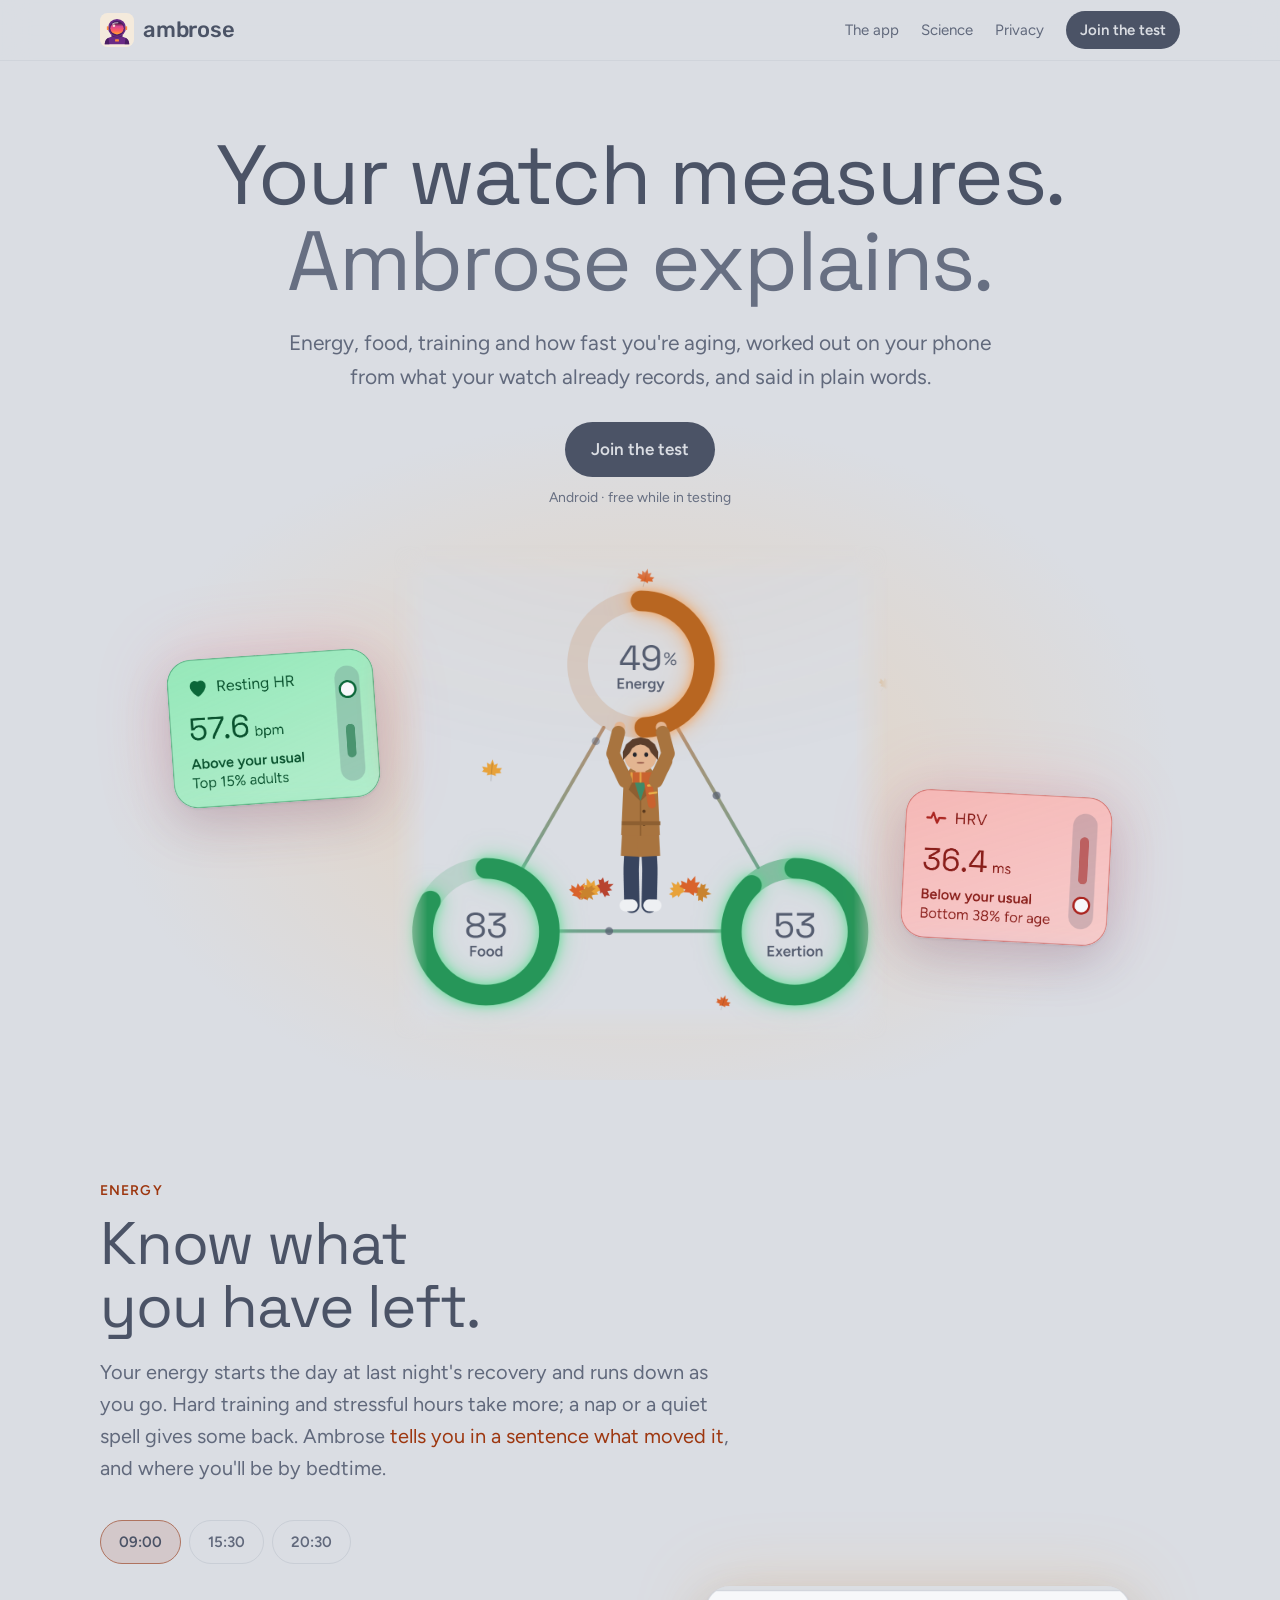
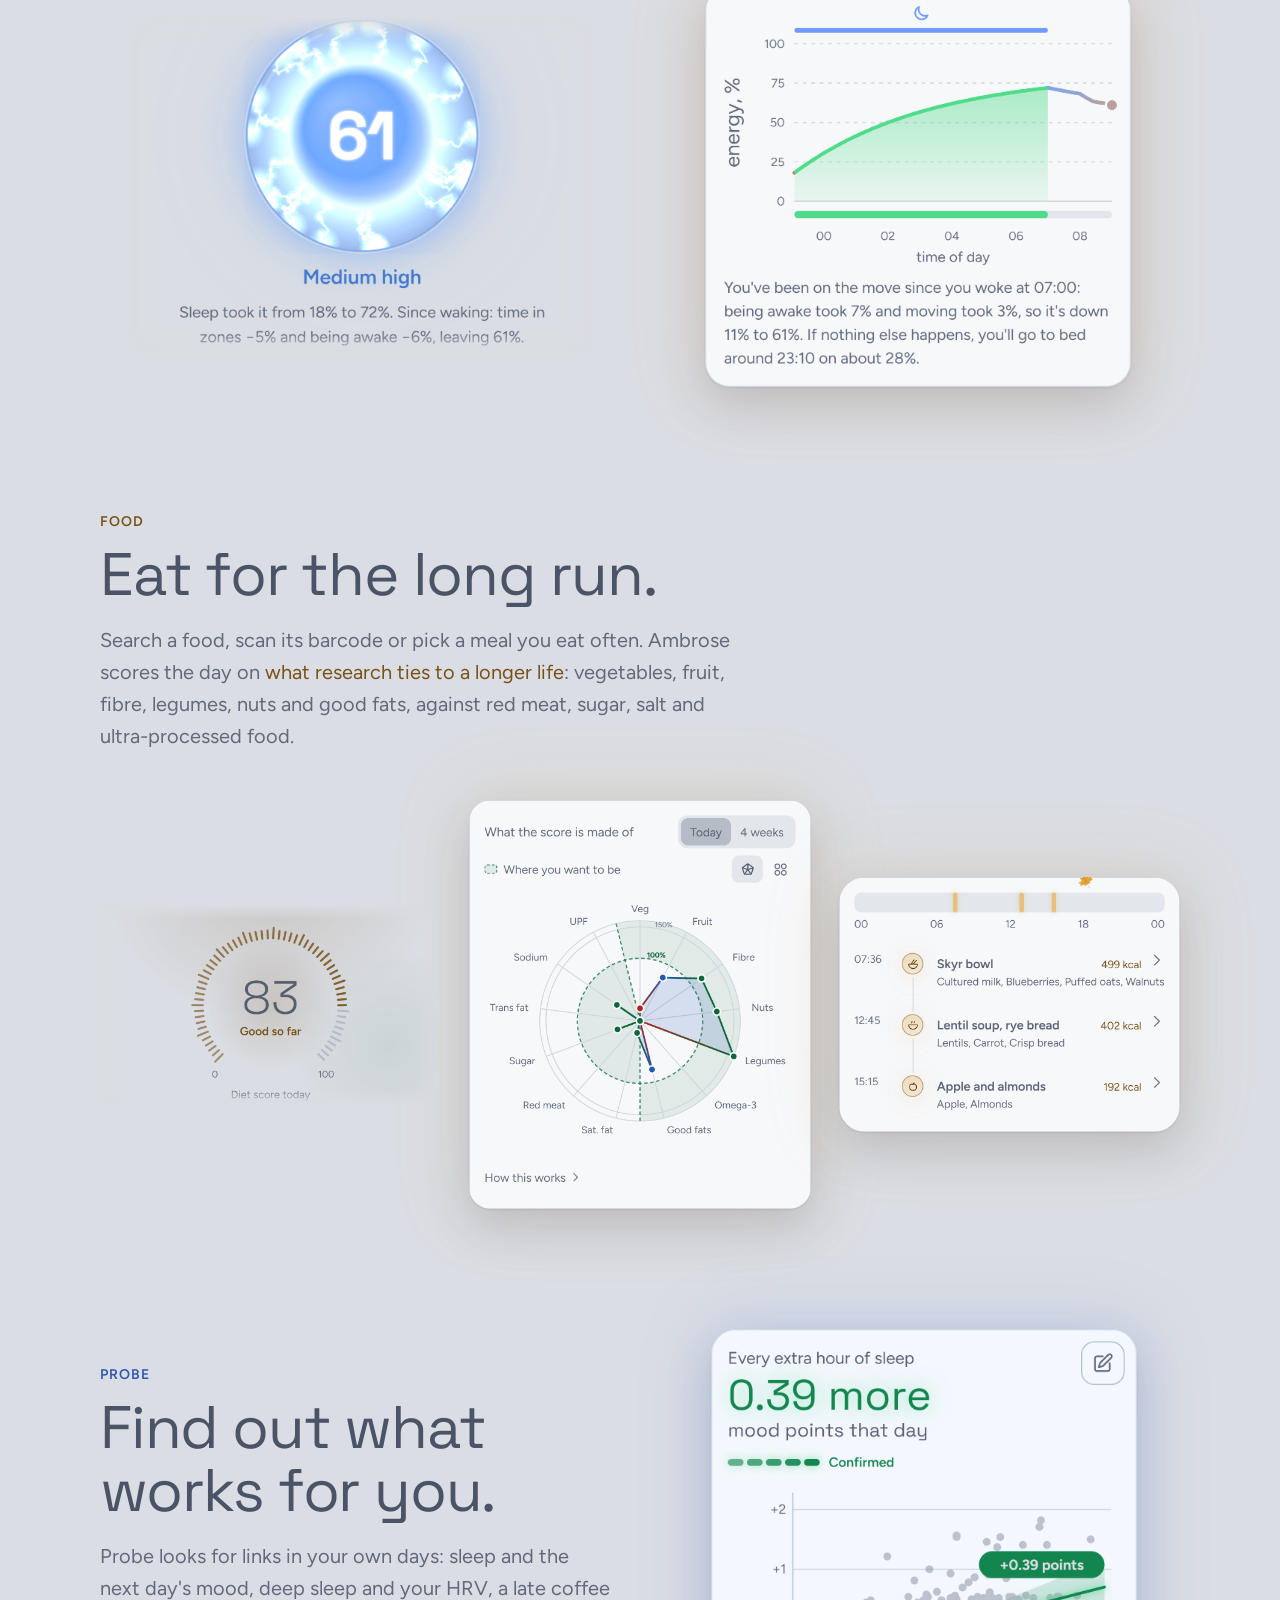
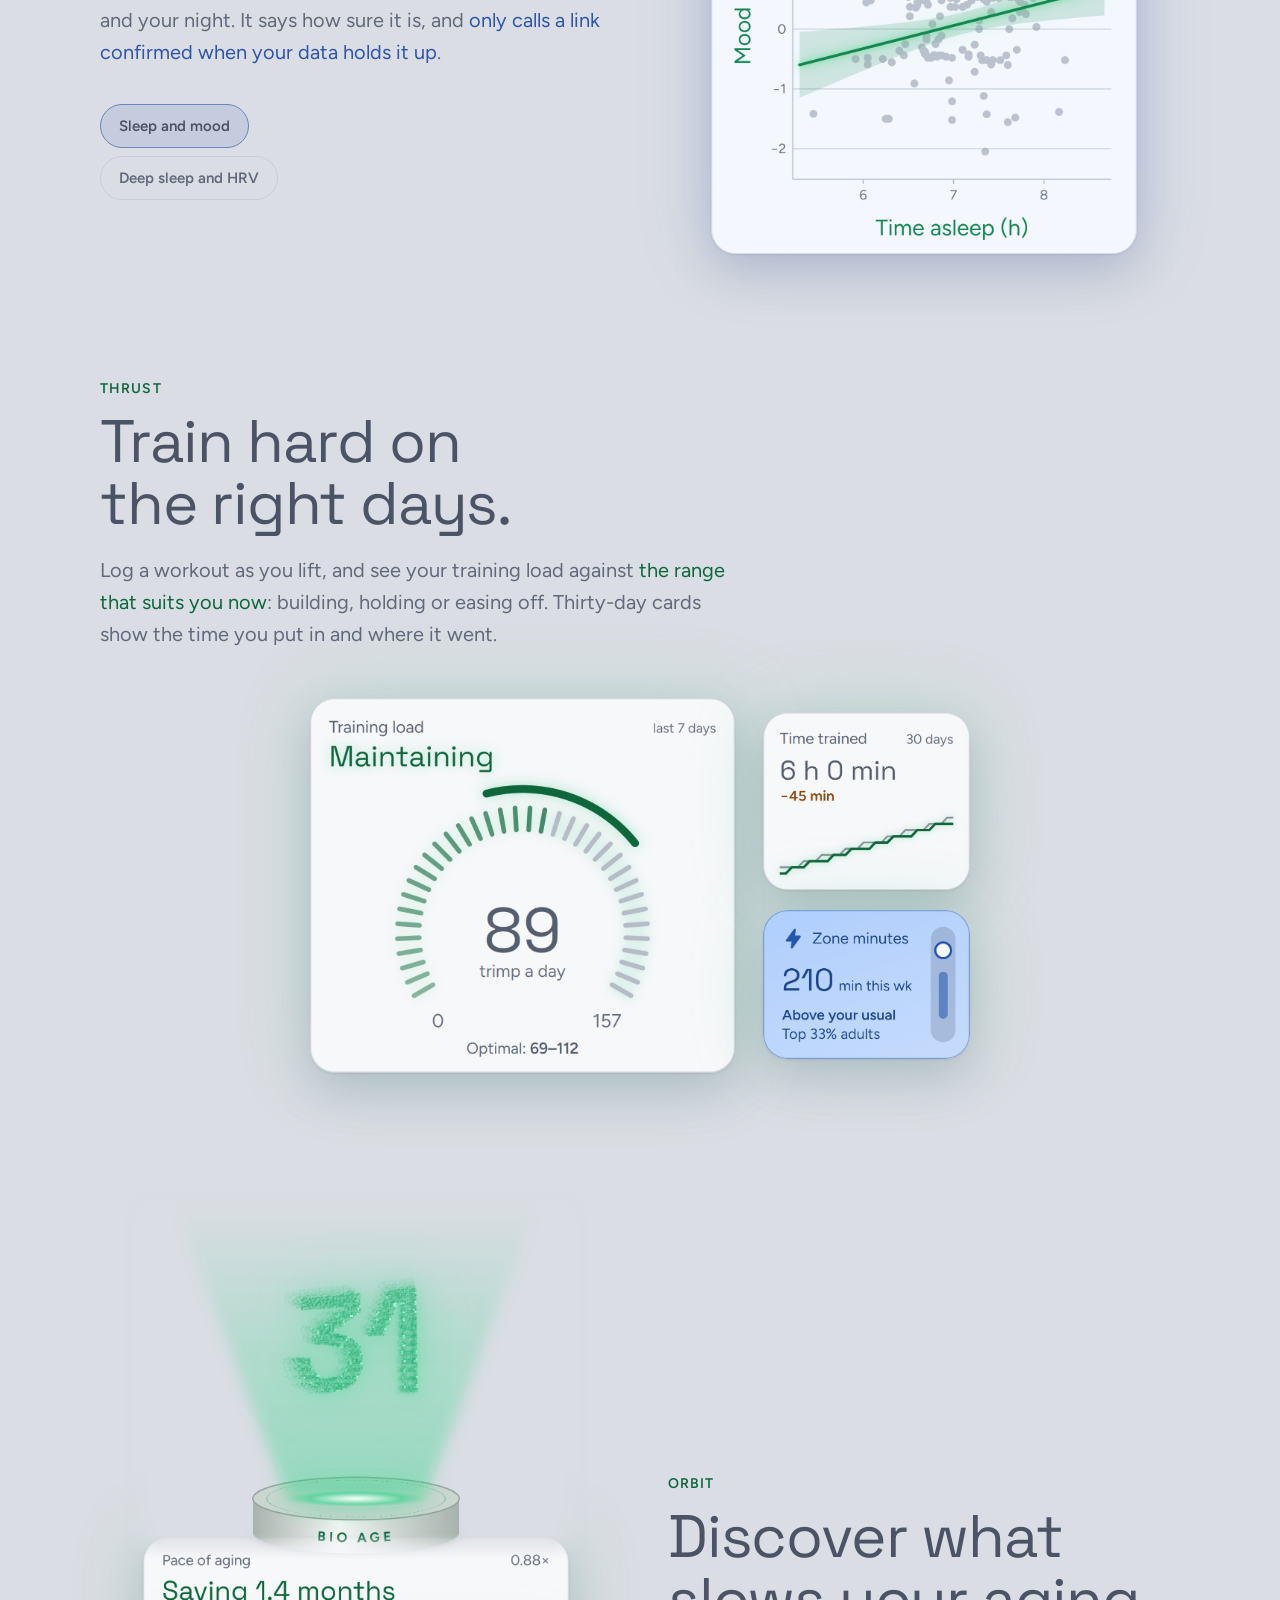
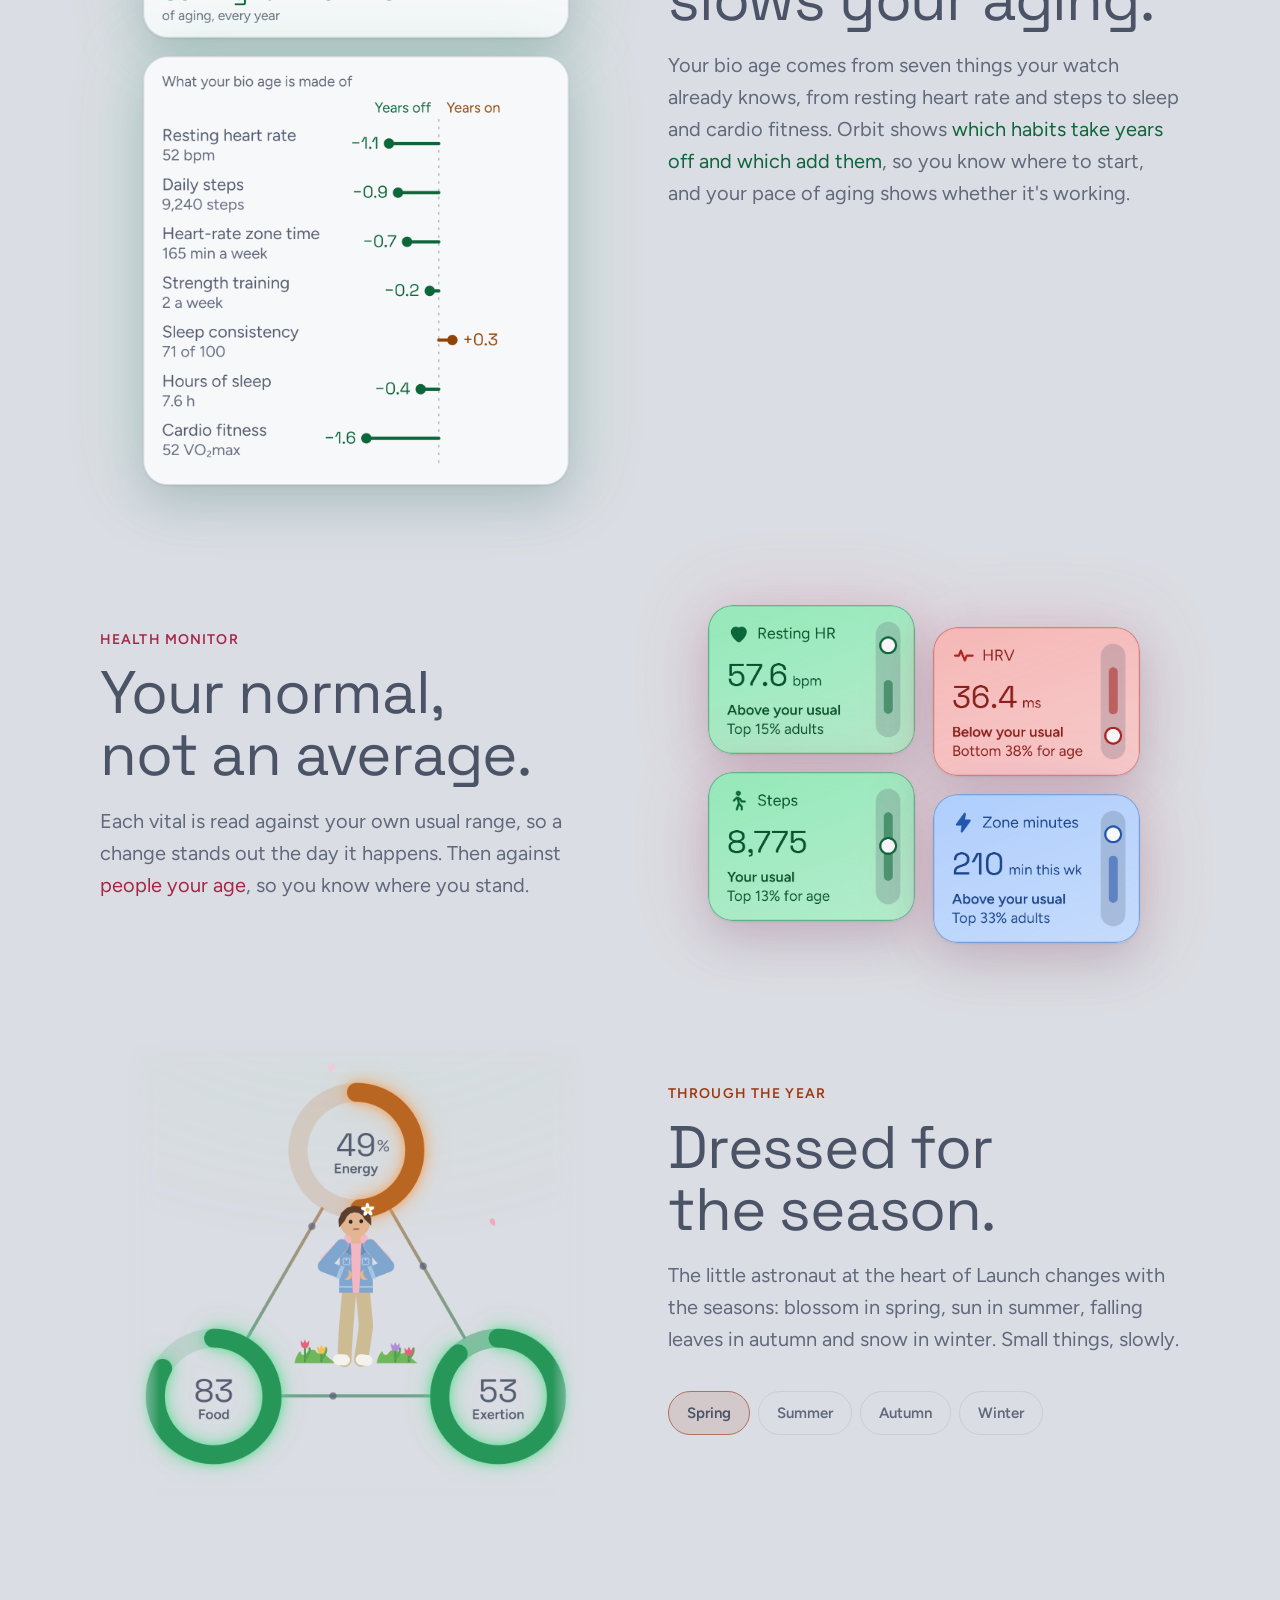
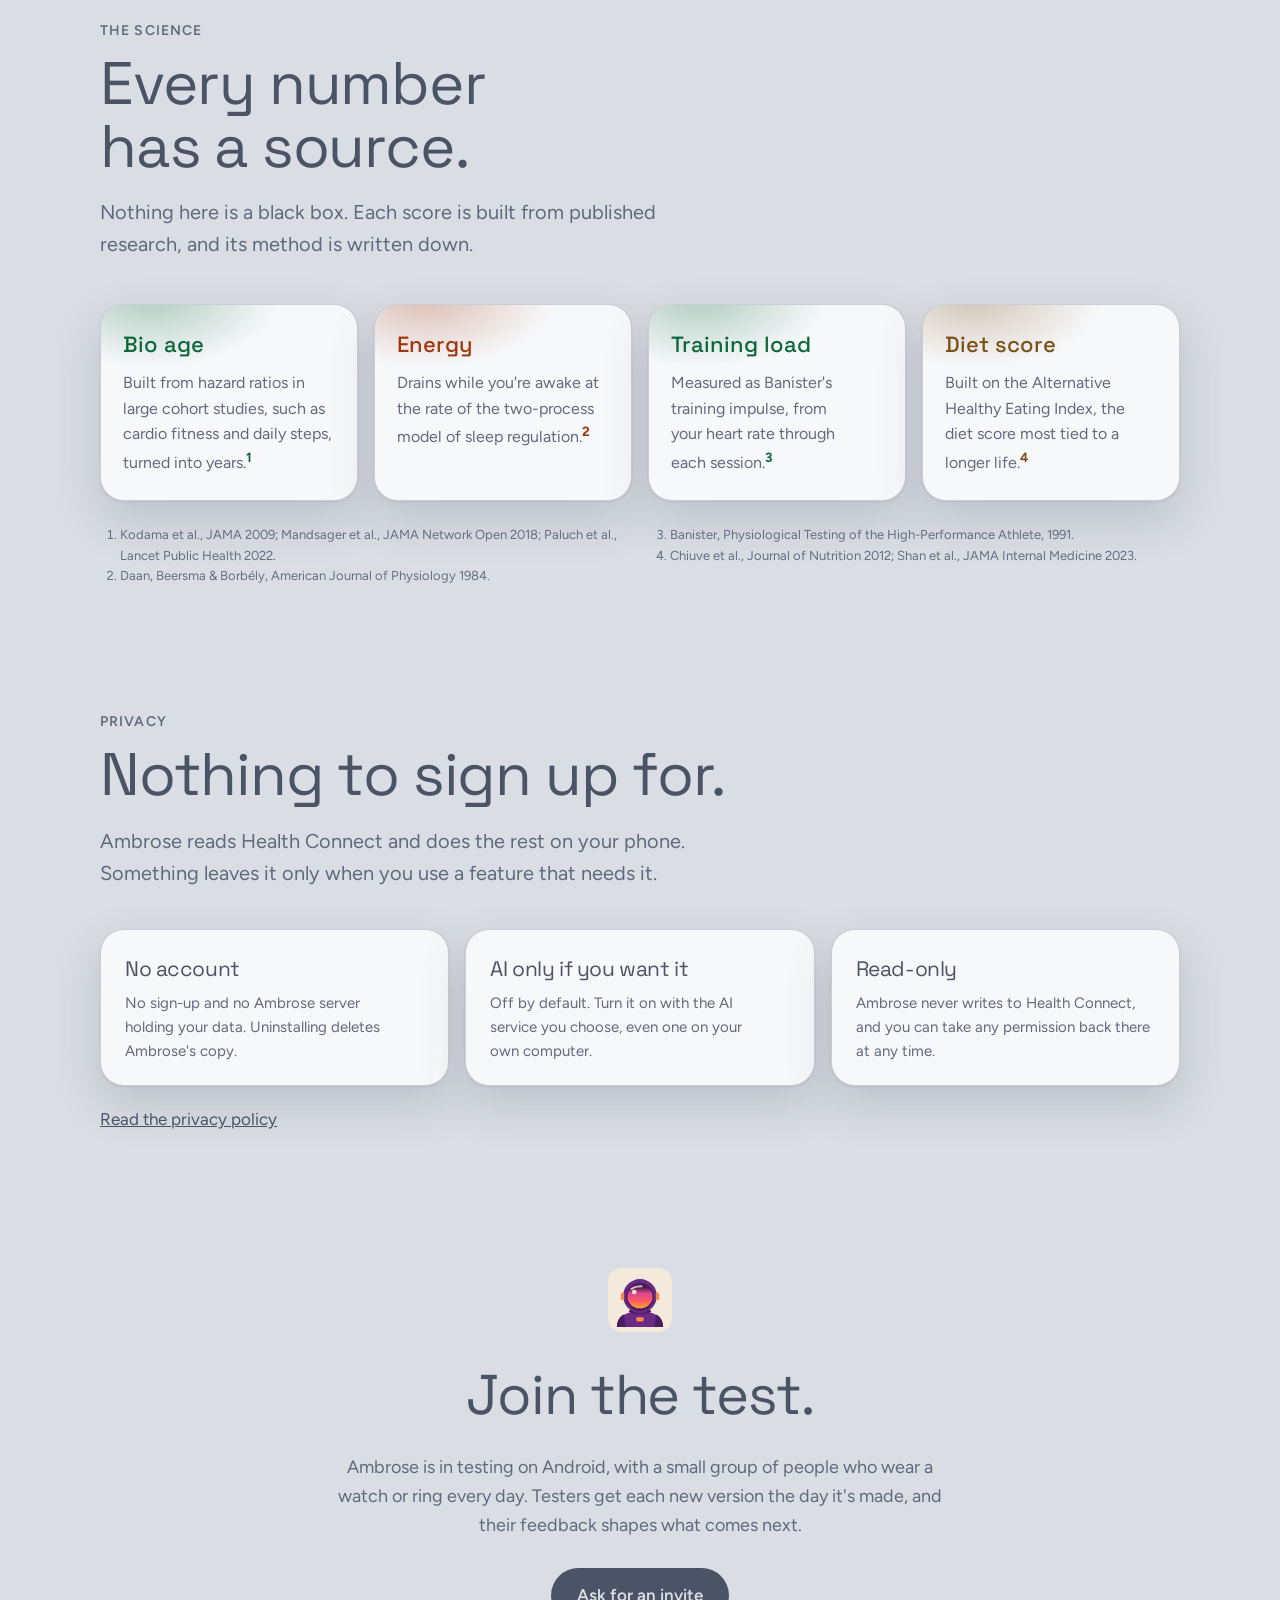
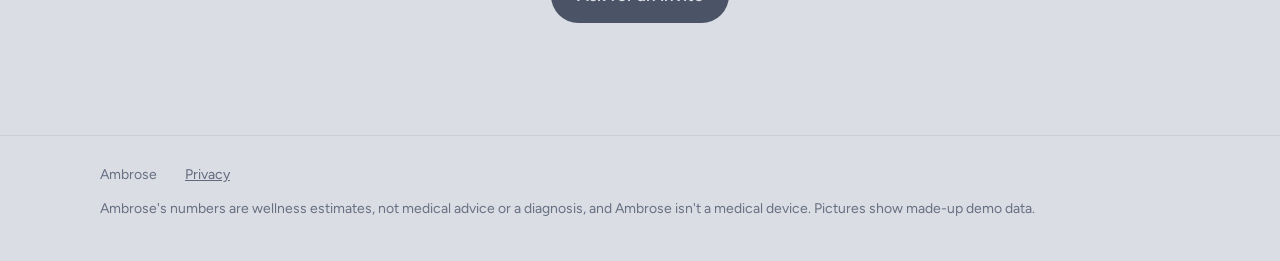
<file: index.html>
<!doctype html>
<html lang="en">
  <head>
    <meta charset="utf-8" />
    <meta name="viewport" content="width=device-width, initial-scale=1" />
    <title>Ambrose: your watch measures, Ambrose explains</title>
    <meta
      name="description"
      content="Energy, food, training and how fast you're aging, worked out on your phone from what your watch already records, and said in plain words."
    />
    <!-- no AI training or AI answers from this page; robots.txt turns the known AI crawlers away -->
    <meta name="robots" content="noai, noimageai" />
    <meta name="theme-color" content="#1c1d22" media="(prefers-color-scheme: dark)" />
    <meta name="theme-color" content="#dadde3" media="(prefers-color-scheme: light)" />
    <link rel="icon" href="mark.svg" type="image/svg+xml" />
    <link rel="apple-touch-icon" href="apple-touch-icon.png" />
    <link rel="preconnect" href="https://fonts.googleapis.com" />
    <link rel="preconnect" href="https://fonts.gstatic.com" crossorigin />
    <link
      href="https://fonts.googleapis.com/css2?family=Space+Grotesk:wght@300;400;500&family=Figtree:wght@400;500;600;700&family=Rubik:wght@500;600&display=swap"
      rel="stylesheet"
    />
    <link rel="stylesheet" href="style.css" />
  </head>
  <body>
    <header class="top">
      <div class="wrap">
        <a class="word" href="./"><img src="mark.svg" alt="" width="34" height="34" />ambrose</a>
        <nav>
          <a class="wide" href="#energy">The app</a>
          <a class="wide" href="#science">Science</a>
          <a href="privacy.html">Privacy</a>
          <a class="pill" href="#join">Join the test</a>
        </nav>
      </div>
    </header>

    <main>
      <!-- ============ hero ============ -->
      <section class="hero">
        <div class="stars" aria-hidden="true"></div>
        <div class="wrap hero-in">
          <h1>Your watch measures.<br /><span>Ambrose explains.</span></h1>
          <p class="lede">
            Energy, food, training and how fast you're aging, worked out on your phone from what your watch
            already records, and said in plain words.
          </p>
          <div class="cta">
            <a class="button" href="#join">Join the test</a>
            <span class="note">Android · free while in testing</span>
          </div>
          <div class="constellation rise">
            <img class="piece soft big" data-p="c-rings" src="img/cards/c-rings-dark.png" style="--w: 396" width="396" height="396" alt="Energy 49%, food 83 and exertion 53, in three rings around your avatar" />
            <img class="piece float f1" data-p="c-rhr" src="img/cards/c-rhr-dark.png" style="--w: 185; --r: 22" width="185" height="133" alt="Resting heart rate 57.6 bpm, top 15% of adults" />
            <img class="piece float f2" data-p="c-hrv" src="img/cards/c-hrv-dark.png" style="--w: 185; --r: 22" width="185" height="133" alt="HRV 36.4 ms, below your usual" />
          </div>
        </div>
      </section>

      <!-- ============ energy ============ -->
      <section class="chapter" id="energy" style="--hue: var(--flare)">
        <div class="wrap">
          <div class="head rise">
            <span class="kicker">Energy</span>
            <h2>Know what you have left.</h2>
            <p>
              Your energy starts the day at last night's recovery and runs down as you go. Hard training and
              stressful hours take more; a nap or a quiet spell gives some back. Ambrose
              <em>tells you in a sentence what moved it</em>, and where you'll be by bedtime.
            </p>
          </div>
          <div class="switch rise" data-auto="5000">
            <div class="tabs" role="tablist" aria-label="Time of day">
              <button role="tab" aria-selected="true">09:00<i></i></button>
              <button role="tab" aria-selected="false">15:30<i></i></button>
              <button role="tab" aria-selected="false">20:30<i></i></button>
            </div>
            <div class="stage pair">
              <div class="slide on">
                <img class="piece soft" data-p="c-globe-morning" src="img/cards/c-globe-morning-dark.png" style="--w: 412" width="412" height="302" alt="Energy 61, medium high, at nine in the morning" />
                <img class="piece" data-p="c-chart-morning" src="img/cards/c-chart-morning-dark.png" style="--w: 380; --r: 22" width="380" height="358" alt="" />
              </div>
              <div class="slide">
                <img class="piece soft" data-p="c-globe-afternoon" src="img/cards/c-globe-afternoon-dark.png" style="--w: 412" width="412" height="324" alt="Energy 49, medium low, after a nap" />
                <img class="piece" data-p="c-chart-afternoon" src="img/cards/c-chart-afternoon-dark.png" style="--w: 380; --r: 22" width="380" height="358" alt="" />
              </div>
              <div class="slide">
                <img class="piece soft" data-p="c-globe-evening" src="img/cards/c-globe-evening-dark.png" style="--w: 412" width="412" height="324" alt="Energy in the evening, after a run" />
                <img class="piece" data-p="c-chart-evening" src="img/cards/c-chart-evening-dark.png" style="--w: 380; --r: 22" width="380" height="358" alt="" />
              </div>
            </div>
          </div>
        </div>
      </section>

      <!-- ============ food ============ -->
      <section class="chapter" id="food" style="--hue: var(--food)">
        <div class="wrap">
          <div class="head rise">
            <span class="kicker">Food</span>
            <h2>Eat for the long run.</h2>
            <p>
              Search a food, scan its barcode or pick a meal you eat often. Ambrose scores the day on
              <em>what research ties to a longer life</em>: vegetables, fruit, fibre, legumes, nuts and good fats,
              against red meat, sugar, salt and ultra-processed food.
            </p>
          </div>
          <div class="collage food-collage rise">
            <img class="piece soft" data-p="c-diet" src="img/cards/c-diet-dark.png" style="--w: 412" width="412" height="240" alt="Diet score today 83, good so far" />
            <img class="piece" data-p="c-radar" src="img/cards/c-radar-dark.png" style="--w: 376; --r: 20" width="376" height="450" alt="What the score is made of: veg, fruit, fibre, legumes and more, against where you want to be" />
            <img class="piece" data-p="c-day" src="img/cards/c-day-dark.png" style="--w: 380; --r: 24" width="380" height="283" alt="Today's meals on a timeline: a skyr bowl, lentil soup, an apple and almonds" />
          </div>
        </div>
      </section>

      <!-- ============ probe ============ -->
      <section class="chapter" id="probe" style="--hue: var(--calm)">
        <div class="wrap split">
          <div class="head rise">
            <span class="kicker">Probe</span>
            <h2>Find out what works for you.</h2>
            <p>
              Probe looks for links in your own days: sleep and the next day's mood, deep sleep and your HRV, a
              late coffee and your night. It says how sure it is, and <em>only calls a link confirmed when your
              data holds it up</em>.
            </p>
            <div class="tabs vertical" role="tablist" aria-label="Findings">
              <button role="tab" aria-selected="true">Sleep and mood<i></i></button>
              <button role="tab" aria-selected="false">Deep sleep and HRV<i></i></button>
            </div>
          </div>
          <div class="switch rise" data-auto="5500" data-tabs-before>
            <div class="stage">
              <div class="slide on">
                <img class="piece" data-p="c-find-sleep" src="img/cards/c-find-sleep-dark.png" style="--w: 380; --r: 22" width="380" height="469" alt="Every extra hour of sleep: 0.39 more mood points that day, confirmed" />
              </div>
              <div class="slide">
                <img class="piece" data-p="c-find-deep" src="img/cards/c-find-deep-dark.png" style="--w: 380; --r: 22" width="380" height="469" alt="Every extra 10 minutes of deep sleep: 2.8 ms higher HRV that night, partly confirmed" />
              </div>
            </div>
          </div>
        </div>
      </section>

      <!-- ============ thrust ============ -->
      <section class="chapter" id="thrust" style="--hue: var(--active)">
        <div class="wrap">
          <div class="head rise">
            <span class="kicker">Thrust</span>
            <h2>Train hard on the right days.</h2>
            <p>
              Log a workout as you lift, and see your training load against <em>the range that suits you
              now</em>: building, holding or easing off. Thirty-day cards show the time you put in and where it went.
            </p>
          </div>
          <div class="collage thrust-collage rise">
            <img class="piece" data-p="c-load" src="img/cards/c-load-dark.png" style="--w: 380; --r: 22" width="380" height="335" alt="Training load 89 a day over the last seven days, maintaining" />
            <div class="stack">
              <img class="piece" data-p="c-trained" src="img/cards/c-trained-dark.png" style="--w: 185; --r: 22" width="185" height="159" alt="Time trained in 30 days" />
              <img class="piece" data-p="c-zone" src="img/cards/c-zone-dark.png" style="--w: 185; --r: 22" width="185" height="133" alt="Zone minutes this week, above your usual" />
            </div>
          </div>
        </div>
      </section>

      <!-- ============ orbit ============ -->
      <section class="chapter" id="orbit" style="--hue: var(--orbit)">
        <div class="wrap split flip">
          <div class="head rise">
            <span class="kicker">Orbit</span>
            <h2>Discover what slows your aging.</h2>
            <p>
              Your bio age comes from seven things your watch already knows, from resting heart rate and steps to
              sleep and cardio fitness. Orbit shows <em>which habits take years off and which add them</em>, so you
              know where to start, and your pace of aging shows whether it's working.
            </p>
          </div>
          <div class="collage orbit-collage rise">
            <img class="piece soft" data-p="c-holo" src="img/cards/c-holo-dark.png" style="--w: 412" width="412" height="327" alt="Bio age 31, as a hologram" />
            <img class="piece" data-p="c-pace" src="img/cards/c-pace-dark.png" style="--w: 380; --r: 22" width="380" height="90" alt="Pace of aging 0.88: saving 1.4 months of aging every year" />
            <img class="piece" data-p="c-makeup" src="img/cards/c-makeup-dark.png" style="--w: 380; --r: 22" width="380" height="383" alt="What your bio age is made of: years off for resting heart rate, steps, zone time and cardio fitness" />
          </div>
        </div>
      </section>

      <!-- ============ health monitor ============ -->
      <section class="chapter" id="monitor" style="--hue: var(--health)">
        <div class="wrap split">
          <div class="head rise">
            <span class="kicker">Health monitor</span>
            <h2>Your normal, not an average.</h2>
            <p>
              Each vital is read against your own usual range, so a change stands out the day it happens. Then
              against <em>people your age</em>, so you know where you stand.
            </p>
          </div>
          <div class="bento rise">
            <img class="piece" data-p="c-rhr" src="img/cards/c-rhr-dark.png" style="--w: 185; --r: 22" width="185" height="133" alt="Resting heart rate 57.6 bpm" />
            <img class="piece" data-p="c-hrv" src="img/cards/c-hrv-dark.png" style="--w: 185; --r: 22" width="185" height="133" alt="HRV 36.4 ms" />
            <img class="piece" data-p="c-steps" src="img/cards/c-steps-dark.png" style="--w: 185; --r: 22" width="185" height="133" alt="Steps 8,775, your usual" />
            <img class="piece" data-p="c-zone" src="img/cards/c-zone-dark.png" style="--w: 185; --r: 22" width="185" height="133" alt="Zone minutes 210 this week" />
          </div>
        </div>
      </section>

      <!-- ============ seasons ============ -->
      <section class="chapter seasons" id="seasons" style="--hue: var(--flare)">
        <div class="wrap split flip">
          <div class="head rise">
            <span class="kicker">Through the year</span>
            <h2>Dressed for the season.</h2>
            <p>
              The little astronaut at the heart of Launch changes with the seasons: blossom in spring, sun in
              summer, falling leaves in autumn and snow in winter. Small things, slowly.
            </p>
            <div class="tabs chips" role="tablist" aria-label="Seasons">
              <button role="tab" aria-selected="true">Spring<i></i></button>
              <button role="tab" aria-selected="false">Summer<i></i></button>
              <button role="tab" aria-selected="false">Autumn<i></i></button>
              <button role="tab" aria-selected="false">Winter<i></i></button>
            </div>
          </div>
          <div class="switch rise" data-auto="3600" data-tabs-before>
            <div class="stage">
              <div class="slide on"><img class="piece soft" data-p="c-season-spring" src="img/cards/c-season-spring-dark.png" style="--w: 396" width="396" height="396" alt="Launch in spring" /></div>
              <div class="slide"><img class="piece soft" data-p="c-season-summer" src="img/cards/c-season-summer-dark.png" style="--w: 396" width="396" height="396" alt="Launch in summer" /></div>
              <div class="slide"><img class="piece soft" data-p="c-season-autumn" src="img/cards/c-season-autumn-dark.png" style="--w: 396" width="396" height="396" alt="Launch in autumn, with falling leaves" /></div>
              <div class="slide"><img class="piece soft" data-p="c-season-winter" src="img/cards/c-season-winter-dark.png" style="--w: 396" width="396" height="396" alt="Launch in winter" /></div>
            </div>
          </div>
        </div>
      </section>

      <!-- ============ science ============ -->
      <section class="chapter science" id="science">
        <div class="wrap">
          <div class="head rise">
            <span class="kicker">The science</span>
            <h2>Every number has a source.</h2>
            <p>Nothing here is a black box. Each score is built from published research, and its method is written down.</p>
          </div>
          <div class="facts rise">
            <div class="fact" style="--hue: var(--orbit)">
              <b>Bio age</b>
              <p>Built from hazard ratios in large cohort studies, such as cardio fitness and daily steps, turned into years.<sup><a href="#s1">1</a></sup></p>
            </div>
            <div class="fact" style="--hue: var(--flare)">
              <b>Energy</b>
              <p>Drains while you're awake at the rate of the two-process model of sleep regulation.<sup><a href="#s2">2</a></sup></p>
            </div>
            <div class="fact" style="--hue: var(--active)">
              <b>Training load</b>
              <p>Measured as Banister's training impulse, from your heart rate through each session.<sup><a href="#s3">3</a></sup></p>
            </div>
            <div class="fact" style="--hue: var(--food)">
              <b>Diet score</b>
              <p>Built on the Alternative Healthy Eating Index, the diet score most tied to a longer life.<sup><a href="#s4">4</a></sup></p>
            </div>
          </div>
          <ol class="sources">
            <li id="s1">Kodama et al., JAMA 2009; Mandsager et al., JAMA Network Open 2018; Paluch et al., Lancet Public Health 2022.</li>
            <li id="s2">Daan, Beersma &amp; Borbély, American Journal of Physiology 1984.</li>
            <li id="s3">Banister, Physiological Testing of the High-Performance Athlete, 1991.</li>
            <li id="s4">Chiuve et al., Journal of Nutrition 2012; Shan et al., JAMA Internal Medicine 2023.</li>
          </ol>
        </div>
      </section>

      <!-- ============ privacy ============ -->
      <section class="chapter" id="privacy">
        <div class="wrap">
          <div class="head rise">
            <span class="kicker">Privacy</span>
            <h2>Nothing to sign up for.</h2>
            <p>Ambrose reads Health Connect and does the rest on your phone. Something leaves it only when you use a feature that needs it.</p>
          </div>
          <div class="cards rise">
            <div class="card"><h3>No account</h3><p>No sign-up and no Ambrose server holding your data. Uninstalling deletes Ambrose's copy.</p></div>
            <div class="card"><h3>AI only if you want it</h3><p>Off by default. Turn it on with the AI service you choose, even one on your own computer.</p></div>
            <div class="card"><h3>Read-only</h3><p>Ambrose never writes to Health Connect, and you can take any permission back there at any time.</p></div>
          </div>
          <p class="more"><a href="privacy.html">Read the privacy policy</a></p>
        </div>
      </section>

      <!-- ============ join ============ -->
      <section class="join" id="join">
        <div class="wrap rise">
          <img src="mark.svg" alt="" width="64" height="64" />
          <h2>Join the test.</h2>
          <p>
            Ambrose is in testing on Android, with a small group of people who wear a watch or ring every day.
            Testers get each new version the day it's made, and their feedback shapes what comes next.
          </p>
          <a class="button" href="mailto:ambrose.app.help@gmail.com?subject=Ambrose%20test%20invite">Ask for an invite</a>
        </div>
      </section>
    </main>

    <footer>
      <div class="wrap">
        <span>Ambrose</span>
        <a href="privacy.html">Privacy</a>
        <span class="fine">
          Ambrose's numbers are wellness estimates, not medical advice or a diagnosis, and Ambrose isn't a medical
          device. Pictures show made-up demo data.
        </span>
      </div>
    </footer>

    <script src="site.js"></script>
  </body>
</html>
</file>
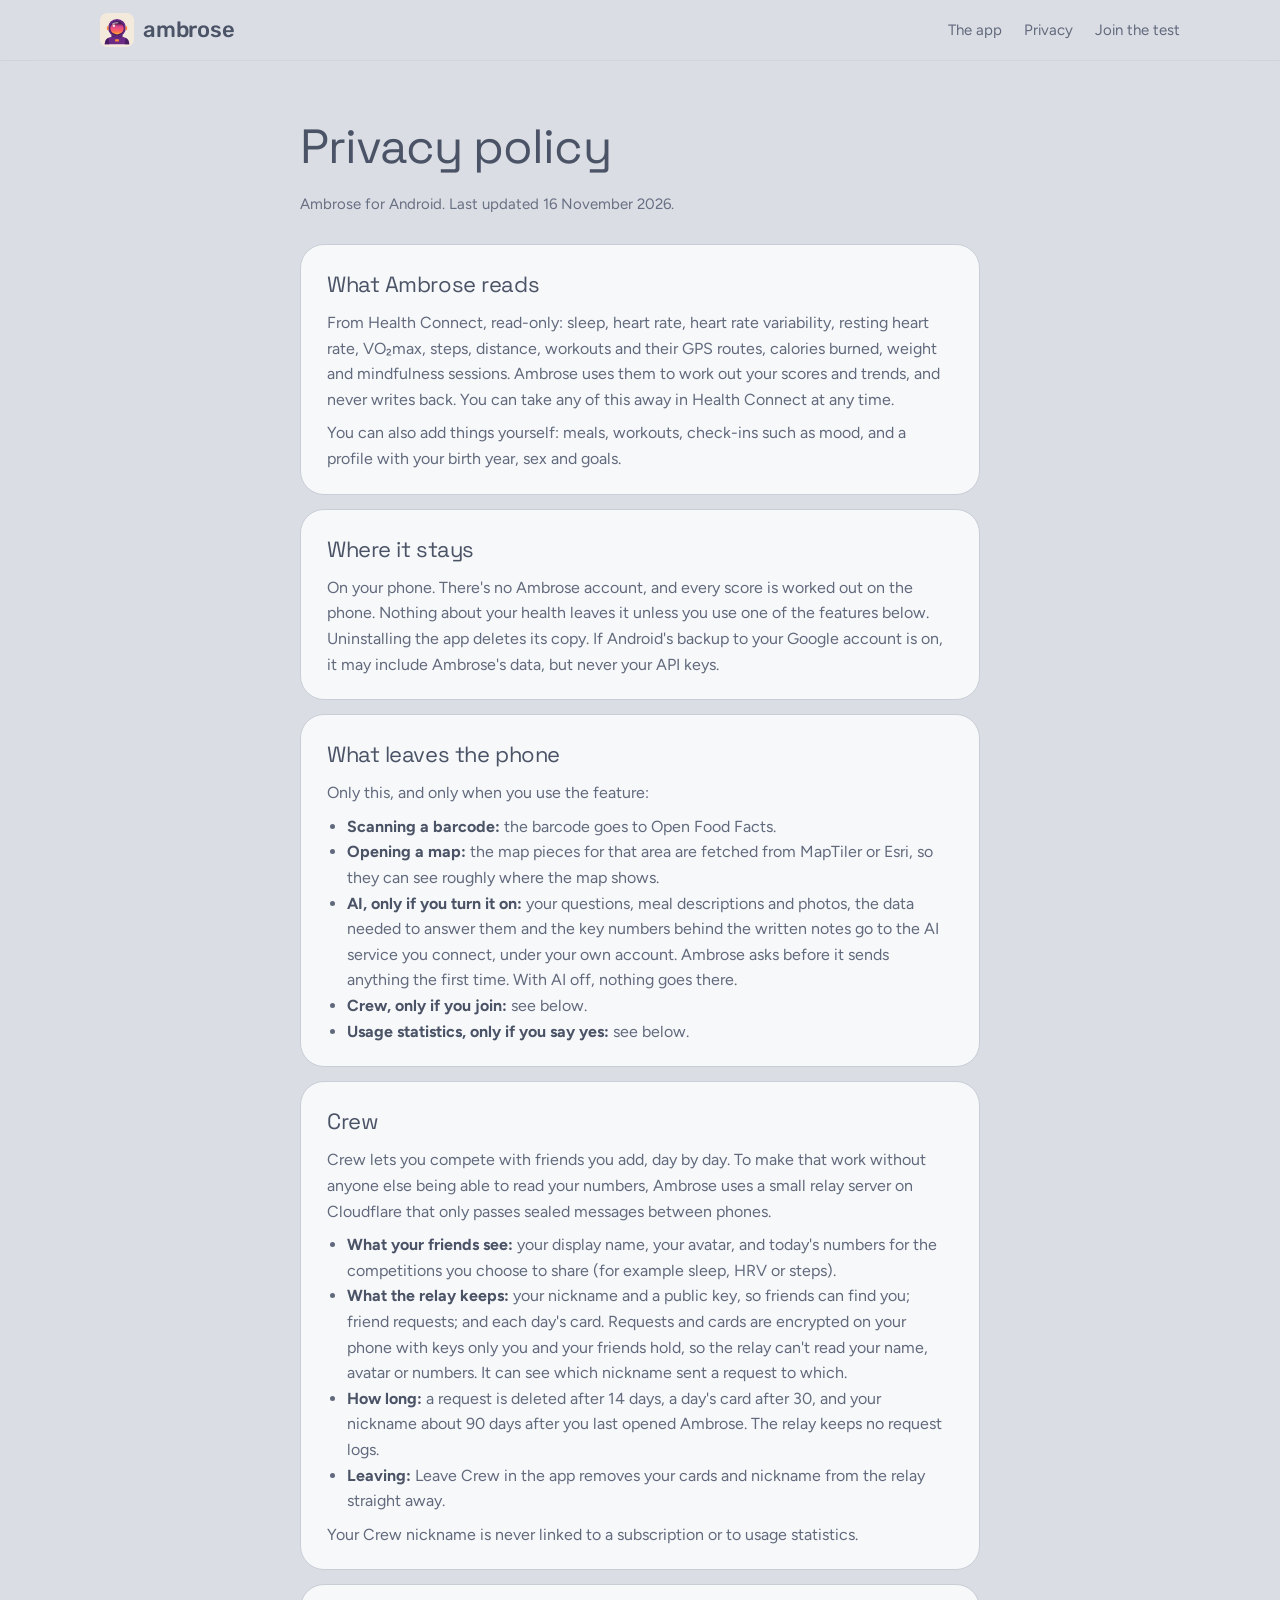
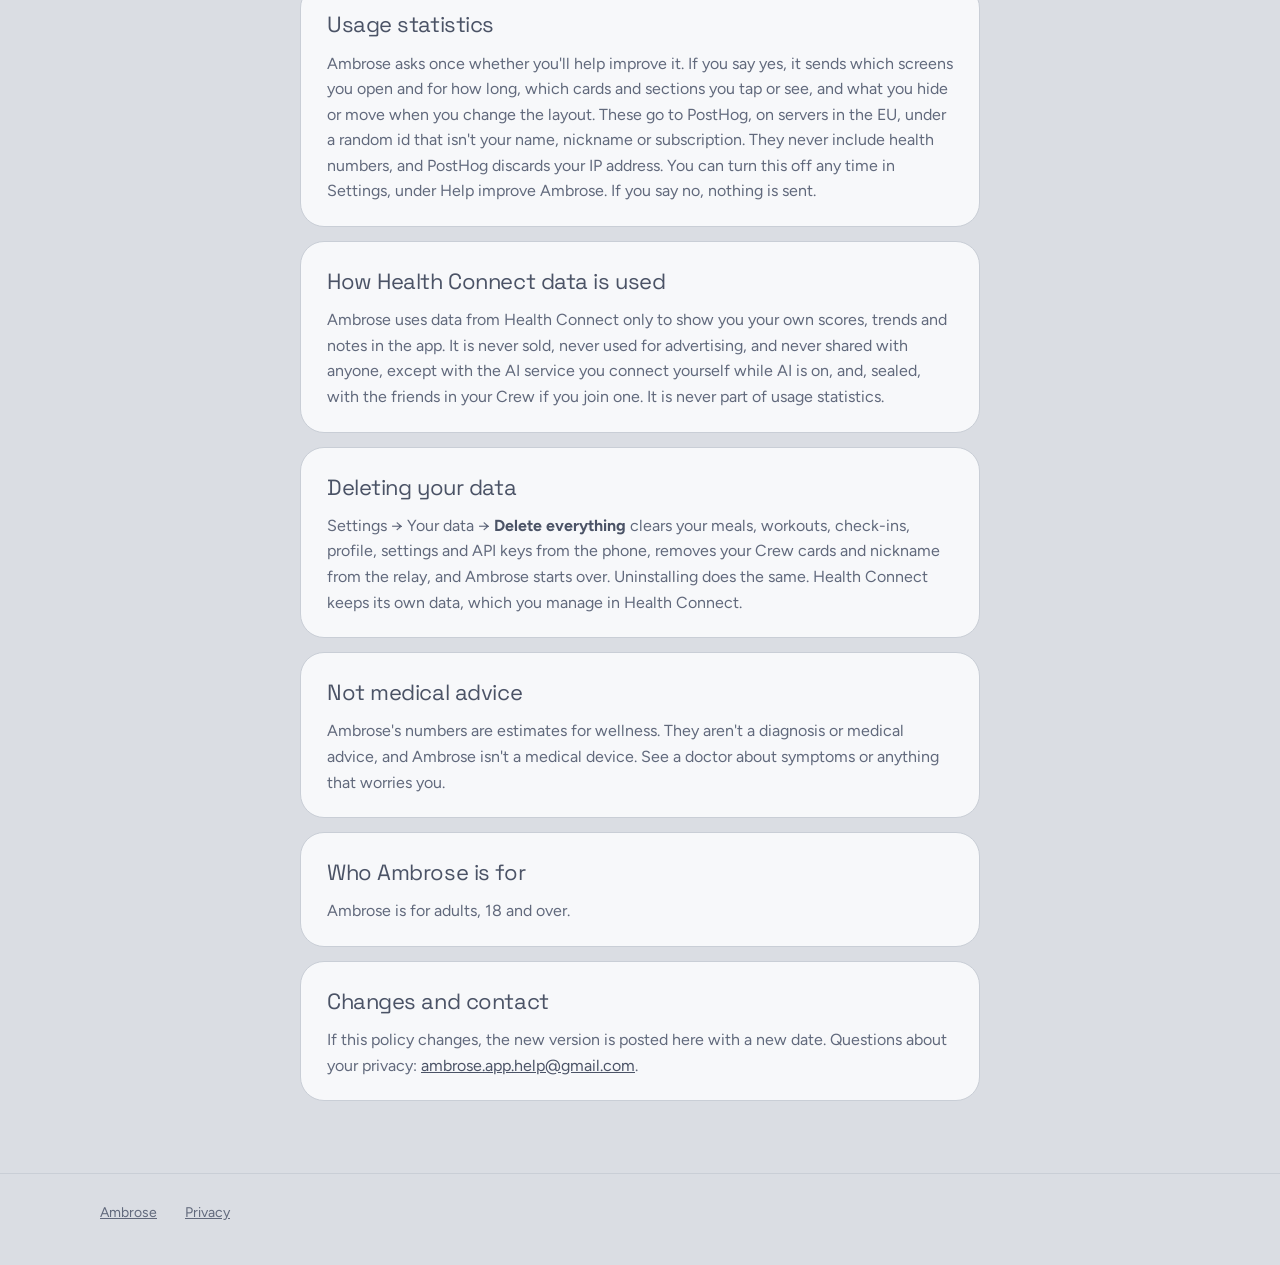
<file: privacy.html>
<!doctype html>
<html lang="en">
  <head>
    <meta charset="utf-8" />
    <meta name="viewport" content="width=device-width, initial-scale=1" />
    <title>Ambrose privacy policy</title>
    <meta name="robots" content="noai, noimageai" />
    <meta name="description" content="What Ambrose reads, where it stays and what leaves your phone." />
    <meta name="theme-color" content="#1c1d22" media="(prefers-color-scheme: dark)" />
    <meta name="theme-color" content="#dadde3" media="(prefers-color-scheme: light)" />
    <link rel="preconnect" href="https://fonts.googleapis.com" />
    <link rel="preconnect" href="https://fonts.gstatic.com" crossorigin />
    <link
      href="https://fonts.googleapis.com/css2?family=Space+Grotesk:wght@300;400;500&family=Figtree:wght@400;500;600;700&family=Rubik:wght@500;600&display=swap"
      rel="stylesheet"
    />
    <link rel="icon" href="mark.svg" type="image/svg+xml" />
    <link rel="stylesheet" href="style.css" />
  </head>
  <body>
    <header class="top">
      <div class="wrap">
        <a class="word" href="./"><img src="mark.svg" alt="" width="34" height="34" />ambrose</a>
        <nav>
          <a class="wide" href="./#launch">The app</a>
          <a href="privacy.html">Privacy</a>
          <a href="./#join">Join the test</a>
        </nav>
      </div>
    </header>

    <main class="wrap doc">
      <h1>Privacy policy</h1>
      <p class="date">Ambrose for Android. Last updated 16 November 2026.</p>

      <section>
        <h2>What Ambrose reads</h2>
        <p>
          From Health Connect, read-only: sleep, heart rate, heart rate variability, resting heart rate, VO₂max,
          steps, distance, workouts and their GPS routes, calories burned, weight and mindfulness sessions. Ambrose uses
          them to work out your scores and trends, and never writes back. You can take any of this away in Health
          Connect at any time.
        </p>
        <p>
          You can also add things yourself: meals, workouts, check-ins such as mood, and a profile with your birth
          year, sex and goals.
        </p>
      </section>

      <section>
        <h2>Where it stays</h2>
        <p>
          On your phone. There's no Ambrose account, and every score is worked out on the phone. Nothing about your
          health leaves it unless you use one of the features below. Uninstalling the app deletes its copy. If Android's backup to your Google account is on, it may include
          Ambrose's data, but never your API keys.
        </p>
      </section>

      <section>
        <h2>What leaves the phone</h2>
        <p>Only this, and only when you use the feature:</p>
        <ul>
          <li><b>Scanning a barcode:</b> the barcode goes to Open Food Facts.</li>
          <li>
            <b>Opening a map:</b> the map pieces for that area are fetched from MapTiler or Esri, so they can see
            roughly where the map shows.
          </li>
          <li>
            <b>AI, only if you turn it on:</b> your questions, meal descriptions and photos, the data needed to answer
            them and the key numbers behind the written notes go to the AI service you connect, under your own
            account. Ambrose asks before it sends anything the first time. With AI off, nothing goes there.
          </li>
          <li><b>Crew, only if you join:</b> see below.</li>
          <li><b>Usage statistics, only if you say yes:</b> see below.</li>
        </ul>
      </section>

      <section>
        <h2>Crew</h2>
        <p>
          Crew lets you compete with friends you add, day by day. To make that work without anyone else being able to
          read your numbers, Ambrose uses a small relay server on Cloudflare that only passes sealed messages between
          phones.
        </p>
        <ul>
          <li>
            <b>What your friends see:</b> your display name, your avatar, and today's numbers for the competitions you
            choose to share (for example sleep, HRV or steps).
          </li>
          <li>
            <b>What the relay keeps:</b> your nickname and a public key, so friends can find you; friend requests; and
            each day's card. Requests and cards are encrypted on your phone with keys only you and your friends hold,
            so the relay can't read your name, avatar or numbers. It can see which nickname sent a request to which.
          </li>
          <li>
            <b>How long:</b> a request is deleted after 14 days, a day's card after 30, and your nickname about 90 days after
            you last opened Ambrose. The relay keeps no request logs.
          </li>
          <li>
            <b>Leaving:</b> Leave Crew in the app removes your cards and nickname from the relay straight away.
          </li>
        </ul>
        <p>Your Crew nickname is never linked to a subscription or to usage statistics.</p>
      </section>

      <section>
        <h2>Usage statistics</h2>
        <p>
          Ambrose asks once whether you'll help improve it. If you say yes, it sends which screens you open and for how
          long, which cards and sections you tap or see, and what you hide or move when you change the layout. These go
          to PostHog, on servers in the EU, under a random id that isn't your name, nickname or subscription. They never
          include health numbers, and PostHog discards your IP address. You can turn this off any time in Settings,
          under Help improve Ambrose. If you say no, nothing is sent.
        </p>
      </section>

      <section>
        <h2>How Health Connect data is used</h2>
        <p>
          Ambrose uses data from Health Connect only to show you your own scores, trends and notes in the app. It is never
          sold, never used for advertising, and never shared with anyone, except with the AI service you connect
          yourself while AI is on, and, sealed, with the friends in your Crew if you join one. It is never part of usage
          statistics.
        </p>
      </section>

      <section>
        <h2>Deleting your data</h2>
        <p>
          Settings → Your data → <b>Delete everything</b> clears your meals, workouts, check-ins, profile, settings and
          API keys from the phone, removes your Crew cards and nickname from the relay, and Ambrose starts over. Uninstalling does the same. Health Connect keeps its own data,
          which you manage in Health Connect.
        </p>
      </section>

      <section>
        <h2>Not medical advice</h2>
        <p>
          Ambrose's numbers are estimates for wellness. They aren't a diagnosis or medical advice, and Ambrose isn't a medical
          device. See a doctor about symptoms or anything that worries you.
        </p>
      </section>

      <section>
        <h2>Who Ambrose is for</h2>
        <p>Ambrose is for adults, 18 and over.</p>
      </section>

      <section>
        <h2>Changes and contact</h2>
        <p>
          If this policy changes, the new version is posted here with a new date. Questions about your privacy:
          <a href="mailto:ambrose.app.help@gmail.com">ambrose.app.help@gmail.com</a>.
        </p>
      </section>
    </main>

    <footer>
      <div class="wrap">
        <a href="./">Ambrose</a>
        <a href="privacy.html">Privacy</a>
      </div>
    </footer>
  </body>
</html>
</file>
<file: style.css>
/* Ambrose's own design, from the app's src/theme.ts: the same grounds, greys, area colours and type.
   The page's ground is the app's ground, so the pieces cut from the app sit on it as they do in the
   app. Dark is the default, as in the app; daylight follows the visitor's system setting. */
*,
*::before,
*::after {
  box-sizing: border-box;
}

:root {
  color-scheme: dark;
  --sunk: #16171b;
  --bg: #1c1d22;
  --card: #272930;
  --line: #383b45;
  --dim: #9da1ad;
  --sub: #bec2cc;
  --body: #dde0e7;
  --ink: #f5f6f9;
  /* each area's colour as text (deep by day) ... */
  --flare: #ffb45c;
  --active: #5fd39a;
  --health: #ff6b8b;
  --calm: #6f9bff;
  --food: #e8c07d;
  --orbit: #6fdba6;
  /* ... and as light, for glows, the same in both themes */
  --flare-b: #ffb45c;
  --active-b: #5fd39a;
  --health-b: #ff6b8b;
  --calm-b: #6f9bff;
  --food-b: #e8c07d;
  --orbit-b: #5fd39a;
  --glow: 0.3;
  --shadow: 0 1px 0 rgba(255, 255, 255, 0.05) inset, 0 18px 50px rgba(0, 0, 0, 0.45);
  --display: 'Space Grotesk', Figtree, sans-serif;
  --text: Figtree, system-ui, sans-serif;
  /* how large the pieces from the app are drawn: 1 is their size on a phone */
  --k: 1.12;
}

@media (prefers-color-scheme: light) {
  :root {
    color-scheme: light;
    --sunk: #cdd1d8;
    --bg: #dadde3;
    --card: #f7f8fa;
    --line: #c9ced6;
    --dim: #676f82;
    --sub: #61697c;
    --body: #5b6377;
    --ink: #4b5366;
    --flare: #9d3710;
    --active: #0d673b;
    --health: #a72645;
    --calm: #2d55ae;
    --food: #795118;
    --orbit: #0d673b;
    --glow: 0.42;
    --shadow: 0 1px 2px rgba(74, 80, 104, 0.12), 0 18px 46px rgba(74, 80, 104, 0.2);
  }
}

html {
  background: var(--bg);
  scroll-behavior: smooth;
}
body {
  margin: 0;
  background: var(--bg);
  color: var(--body);
  font-family: var(--text);
  font-size: 17px;
  line-height: 1.6;
  -webkit-font-smoothing: antialiased;
  overflow-x: hidden;
}
img {
  display: block;
  max-width: 100%;
  height: auto;
}
a {
  color: var(--ink);
}
h1,
h2,
h3 {
  font-family: var(--display);
  font-weight: 400;
  color: var(--ink);
  letter-spacing: -0.02em;
  text-wrap: balance;
  margin: 0;
}
p {
  text-wrap: pretty;
}
.wrap {
  max-width: 1120px;
  margin: 0 auto;
  padding: 0 20px;
}

/* ---- top bar ---- */
.top {
  position: sticky;
  top: 0;
  z-index: 10;
  background: color-mix(in srgb, var(--bg) 82%, transparent);
  backdrop-filter: blur(14px);
  border-bottom: 1px solid color-mix(in srgb, var(--line) 60%, transparent);
}
.top .wrap {
  display: flex;
  align-items: center;
  gap: 24px;
  height: 60px;
}
/* the app's wordmark: the helmet and the name in lower case, in Rubik */
.word {
  display: flex;
  align-items: center;
  gap: 9px;
  font-family: Rubik, system-ui, sans-serif;
  font-size: 22px;
  font-weight: 500;
  letter-spacing: -0.01em;
  color: var(--ink);
  text-decoration: none;
}
.top nav {
  margin-left: auto;
  display: flex;
  align-items: center;
  gap: 22px;
  font-size: 15px;
}
.top nav a {
  color: var(--sub);
  text-decoration: none;
}
.top nav a:hover {
  color: var(--ink);
}
.top nav .pill {
  color: var(--bg);
  background: var(--ink);
  padding: 7px 14px;
  border-radius: 999px;
  font-weight: 600;
}

.button {
  display: inline-block;
  padding: 14px 26px;
  border-radius: 999px;
  background: var(--ink);
  color: var(--bg);
  font-weight: 600;
  text-decoration: none;
}
.note {
  font-size: 14px;
  color: var(--dim);
}

/* ---- a piece cut from the app, at its phone size times --k ---- */
.piece {
  width: calc(var(--w) * 1px * var(--k));
  max-width: 100%;
  border-radius: calc(var(--r, 0) * 1px * var(--k));
}
/* a card: lifted off the ground, with its area's light behind it */
.piece:not(.soft) {
  box-shadow: var(--shadow), 0 0 70px color-mix(in srgb, var(--halo, transparent) calc(var(--glow) * 60%), transparent);
}
/* a stretch of the app's own ground (the rings, the globe, the hologram): its edges fade into the page */
.piece.soft {
  -webkit-mask-image:
    linear-gradient(to right, transparent, #000 7%, #000 93%, transparent),
    linear-gradient(to bottom, transparent, #000 7%, #000 93%, transparent);
  -webkit-mask-composite: source-in;
  mask-image:
    linear-gradient(to right, transparent, #000 7%, #000 93%, transparent),
    linear-gradient(to bottom, transparent, #000 7%, #000 93%, transparent);
  mask-composite: intersect;
}

/* ---- hero ---- */
.hero {
  position: relative;
  padding: 72px 0 40px;
  text-align: center;
  overflow: hidden;
}
/* a faint starfield by night, nothing by day */
.stars {
  position: absolute;
  inset: 0;
  pointer-events: none;
  opacity: 0.55;
  background-image:
    radial-gradient(1px 1px at 12% 18%, #fff, transparent 60%),
    radial-gradient(1px 1px at 27% 62%, #fff, transparent 60%),
    radial-gradient(1.5px 1.5px at 41% 12%, #fff, transparent 60%),
    radial-gradient(1px 1px at 58% 38%, #fff, transparent 60%),
    radial-gradient(1px 1px at 69% 8%, #fff, transparent 60%),
    radial-gradient(1.5px 1.5px at 83% 52%, #fff, transparent 60%),
    radial-gradient(1px 1px at 91% 22%, #fff, transparent 60%),
    radial-gradient(1px 1px at 6% 78%, #fff, transparent 60%),
    radial-gradient(1px 1px at 36% 88%, #fff, transparent 60%),
    radial-gradient(1px 1px at 76% 80%, #fff, transparent 60%),
    radial-gradient(60% 50% at 50% 70%, rgba(226, 83, 28, 0.12), transparent 70%);
}
@media (prefers-color-scheme: light) {
  .stars {
    opacity: 1;
    background-image: radial-gradient(60% 50% at 50% 70%, rgba(255, 180, 92, 0.28), transparent 70%);
  }
}
.hero-in {
  position: relative;
}
.hero h1 {
  font-size: clamp(42px, 7.2vw, 84px);
  line-height: 1.02;
}
.hero h1 span {
  color: var(--dim);
}
.lede {
  font-size: clamp(17px, 2vw, 21px);
  color: var(--sub);
  max-width: 34em;
  margin: 22px auto 28px;
}
.cta {
  display: flex;
  flex-direction: column;
  align-items: center;
  gap: 10px;
}
/* the rings at the centre, two vitals drifting either side of them */
.constellation {
  position: relative;
  width: min(100%, 980px);
  margin: 36px auto 0;
  display: grid;
  place-items: center;
}
.constellation .big {
  --k: 1.25;
}
.constellation .float {
  position: absolute;
  --halo: var(--health-b);
}
.f1 {
  left: 2%;
  top: 22%;
  rotate: -4deg;
  animation: drift 9s ease-in-out infinite;
}
.f2 {
  right: 2%;
  top: 50%;
  rotate: 3deg;
  animation: drift 11s ease-in-out -4s infinite;
}
@keyframes drift {
  50% {
    translate: 0 -10px;
  }
}

/* ---- chapters ---- */
.chapter {
  padding: 96px 0 24px;
}
.head {
  max-width: 640px;
}
.kicker {
  display: inline-block;
  font-size: 14px;
  font-weight: 600;
  letter-spacing: 0.08em;
  text-transform: uppercase;
  color: var(--hue, var(--sub));
}
.head h2 {
  font-size: clamp(36px, 5.2vw, 60px);
  line-height: 1.04;
  margin: 10px 0 18px;
}
.head p {
  font-size: clamp(17px, 1.8vw, 20px);
  color: var(--sub);
  margin: 0;
}
/* the one phrase that matters, in the chapter's colour */
.head em {
  font-style: normal;
  color: var(--hue);
}
.split {
  display: grid;
  grid-template-columns: 1fr 1fr;
  gap: 56px;
  align-items: center;
}
.split.flip > :first-child {
  order: 2;
}

/* ---- switchers ---- */
.tabs {
  display: flex;
  gap: 8px;
  flex-wrap: wrap;
  margin: 36px 0 22px;
}
.tabs button {
  position: relative;
  overflow: hidden;
  min-height: 44px;
  padding: 10px 18px;
  border-radius: 999px;
  border: 1px solid var(--line);
  background: transparent;
  color: var(--sub);
  font: 600 15px var(--text);
  cursor: pointer;
}
.tabs button[aria-selected='true'] {
  color: var(--ink);
  border-color: color-mix(in srgb, var(--hue, var(--ink)) 60%, var(--line));
  background: color-mix(in srgb, var(--hue, var(--ink)) 12%, transparent);
}
/* the bar that fills while a switcher waits to move on */
.tabs button i {
  position: absolute;
  left: 0;
  bottom: 0;
  height: 2px;
  width: 0;
  background: var(--hue, var(--ink));
}
.tabs button.run i {
  animation: fill var(--ms) linear forwards;
}
@keyframes fill {
  to {
    width: 100%;
  }
}
.tabs.vertical {
  flex-direction: column;
  align-items: flex-start;
}
.stage {
  display: grid;
}
.stage > .slide {
  grid-area: 1 / 1;
  opacity: 0;
  transform: translateY(10px) scale(0.985);
  transition:
    opacity 0.5s ease,
    transform 0.6s cubic-bezier(0.2, 0.7, 0.2, 1);
  pointer-events: none;
  display: grid;
  justify-items: center;
}
.stage > .slide.on {
  opacity: 1;
  transform: none;
  pointer-events: auto;
}
/* Energy: the globe and its chart side by side */
.stage.pair > .slide {
  grid-template-columns: 1fr 1fr;
  align-items: center;
  gap: 32px;
}
.chapter .piece {
  --halo: var(--halo-c);
}
#energy {
  --halo-c: var(--flare-b);
}
#food {
  --halo-c: var(--food-b);
}
#probe {
  --halo-c: var(--calm-b);
}
#thrust {
  --halo-c: var(--active-b);
}
#orbit {
  --halo-c: var(--orbit-b);
}
#monitor {
  --halo-c: var(--health-b);
}

/* ---- collages: several pieces laid against each other ---- */
.collage {
  margin-top: 48px;
  display: grid;
  gap: 28px;
  align-items: center;
  justify-items: center;
}
.food-collage {
  grid-template-columns: 1fr 1fr 1fr;
}
.food-collage .soft {
  align-self: center;
}
.thrust-collage {
  grid-template-columns: auto auto;
  justify-content: center;
}
.thrust-collage .stack {
  display: grid;
  gap: 20px;
}
.orbit-collage {
  margin-top: 0;
  gap: 18px;
}
.orbit-collage .soft {
  margin-bottom: -40px;
}
.bento {
  display: grid;
  grid-template-columns: repeat(2, auto);
  gap: 18px;
  justify-content: center;
}
.bento .piece:nth-child(2) {
  translate: 0 22px;
}
.bento .piece:nth-child(4) {
  translate: 0 22px;
}
.seasons .stage .piece {
  --k: 1.15;
}

/* ---- the science ---- */
.facts {
  margin-top: 44px;
  display: grid;
  grid-template-columns: repeat(4, 1fr);
  gap: 16px;
}
.fact {
  position: relative;
  overflow: hidden;
  background: var(--card);
  border: 1px solid var(--line);
  border-radius: 24px;
  padding: 22px 22px 24px;
  box-shadow: var(--shadow);
}
.fact::before {
  content: '';
  position: absolute;
  inset: -40% 30% auto -30%;
  height: 140px;
  background: radial-gradient(closest-side, color-mix(in srgb, var(--hue) 30%, transparent), transparent);
}
.fact b {
  position: relative;
  display: block;
  font-family: var(--display);
  font-weight: 500;
  font-size: 22px;
  color: var(--hue);
}
.fact p {
  position: relative;
  margin: 8px 0 0;
  font-size: 16px;
  color: var(--sub);
}
.fact sup a {
  color: var(--hue);
  text-decoration: none;
  font-weight: 700;
}
.sources {
  margin: 24px 0 0;
  padding-left: 20px;
  font-size: 13px;
  color: var(--dim);
  columns: 2;
  column-gap: 40px;
}

/* ---- privacy ---- */
.cards {
  margin-top: 40px;
  display: grid;
  grid-template-columns: repeat(3, 1fr);
  gap: 16px;
}
.card {
  background: var(--card);
  border: 1px solid var(--line);
  border-radius: 24px;
  padding: 22px 24px;
  box-shadow: var(--shadow);
}
.card h3 {
  font-size: 21px;
  margin: 0 0 6px;
}
.card p {
  margin: 0;
  font-size: 15px;
  color: var(--sub);
}
.more {
  margin: 20px 0 0;
}

/* ---- join ---- */
.join {
  padding: 110px 0 40px;
  text-align: center;
}
.join img {
  margin: 0 auto 18px;
}
.join h2 {
  font-size: clamp(36px, 5vw, 56px);
}
.join p {
  color: var(--sub);
  max-width: 34em;
  margin: 14px auto 28px;
  font-size: 18px;
}

footer {
  margin-top: 72px;
  padding: 28px 0 40px;
  border-top: 1px solid var(--line);
  font-size: 14px;
  color: var(--dim);
}
footer .wrap {
  display: flex;
  flex-wrap: wrap;
  gap: 12px 28px;
}
footer a {
  color: var(--sub);
}
footer .fine {
  flex-basis: 100%;
}

/* ---- rising into view ---- */
.rise {
  opacity: 0;
  transform: translateY(24px);
  transition:
    opacity 0.7s ease,
    transform 0.9s cubic-bezier(0.2, 0.7, 0.2, 1);
}
.rise.in {
  opacity: 1;
  transform: none;
}
@media (prefers-reduced-motion: reduce) {
  .rise,
  .stage > .slide {
    transition: none;
  }
  .float {
    animation: none;
  }
}

/* ---- the privacy policy ---- */
.doc {
  max-width: 720px;
  padding-top: 48px;
}
.doc h1 {
  font-size: clamp(36px, 5vw, 48px);
  margin: 0 0 6px;
}
.doc .date {
  color: var(--dim);
  font-size: 15px;
  margin: 0 0 28px;
}
.doc section {
  background: var(--card);
  border: 1px solid var(--line);
  border-radius: 24px;
  padding: 22px 26px;
  margin: 0 0 14px;
}
.doc h2 {
  font-size: 22px;
  margin: 0 0 6px;
}
.doc section p,
.doc section li {
  color: var(--sub);
  font-size: 16px;
}
.doc section p {
  margin: 8px 0 0;
}
.doc b {
  color: var(--ink);
}
.doc ul {
  margin: 8px 0 0;
  padding-left: 20px;
}

/* ---- tablets ---- */
@media (max-width: 960px) {
  .facts {
    grid-template-columns: 1fr 1fr;
  }
  .food-collage {
    grid-template-columns: 1fr 1fr;
  }
  .food-collage .soft {
    grid-column: 1 / -1;
  }
}

/* ---- phones ---- */
@media (max-width: 760px) {
  :root {
    --k: 1;
  }
  body {
    font-size: 16px;
  }
  .top nav {
    gap: 14px;
    font-size: 14px;
  }
  .top nav .wide {
    display: none;
  }
  .hero {
    padding: 44px 0 16px;
  }
  .hero h1 {
    font-size: 40px;
  }
  /* on a phone the two vitals sit side by side under the rings */
  .constellation {
    grid-template-columns: 1fr 1fr;
    gap: 10px;
    margin-top: 20px;
  }
  .constellation .big {
    --k: 0.88;
    grid-column: 1 / -1;
  }
  .constellation .float {
    position: static;
    --k: 0.88;
    margin-top: -18px;
  }
  .chapter {
    padding-top: 72px;
  }
  .split {
    grid-template-columns: 1fr;
    gap: 8px;
  }
  .split.flip > :first-child {
    order: 0;
  }
  .stage.pair > .slide {
    grid-template-columns: 1fr;
    gap: 4px;
  }
  .tabs {
    margin: 26px 0 14px;
  }
  .tabs.vertical {
    flex-direction: row;
  }
  .collage {
    margin-top: 32px;
  }
  .food-collage,
  .thrust-collage {
    grid-template-columns: 1fr;
  }
  .thrust-collage .stack {
    grid-template-columns: 1fr 1fr;
  }
  .thrust-collage .stack .piece {
    --k: 0.92;
  }
  .bento {
    margin-top: 24px;
  }
  .bento .piece {
    --k: 0.92;
  }
  .facts,
  .cards {
    grid-template-columns: 1fr;
  }
  .sources {
    columns: 1;
  }
}
</file>
